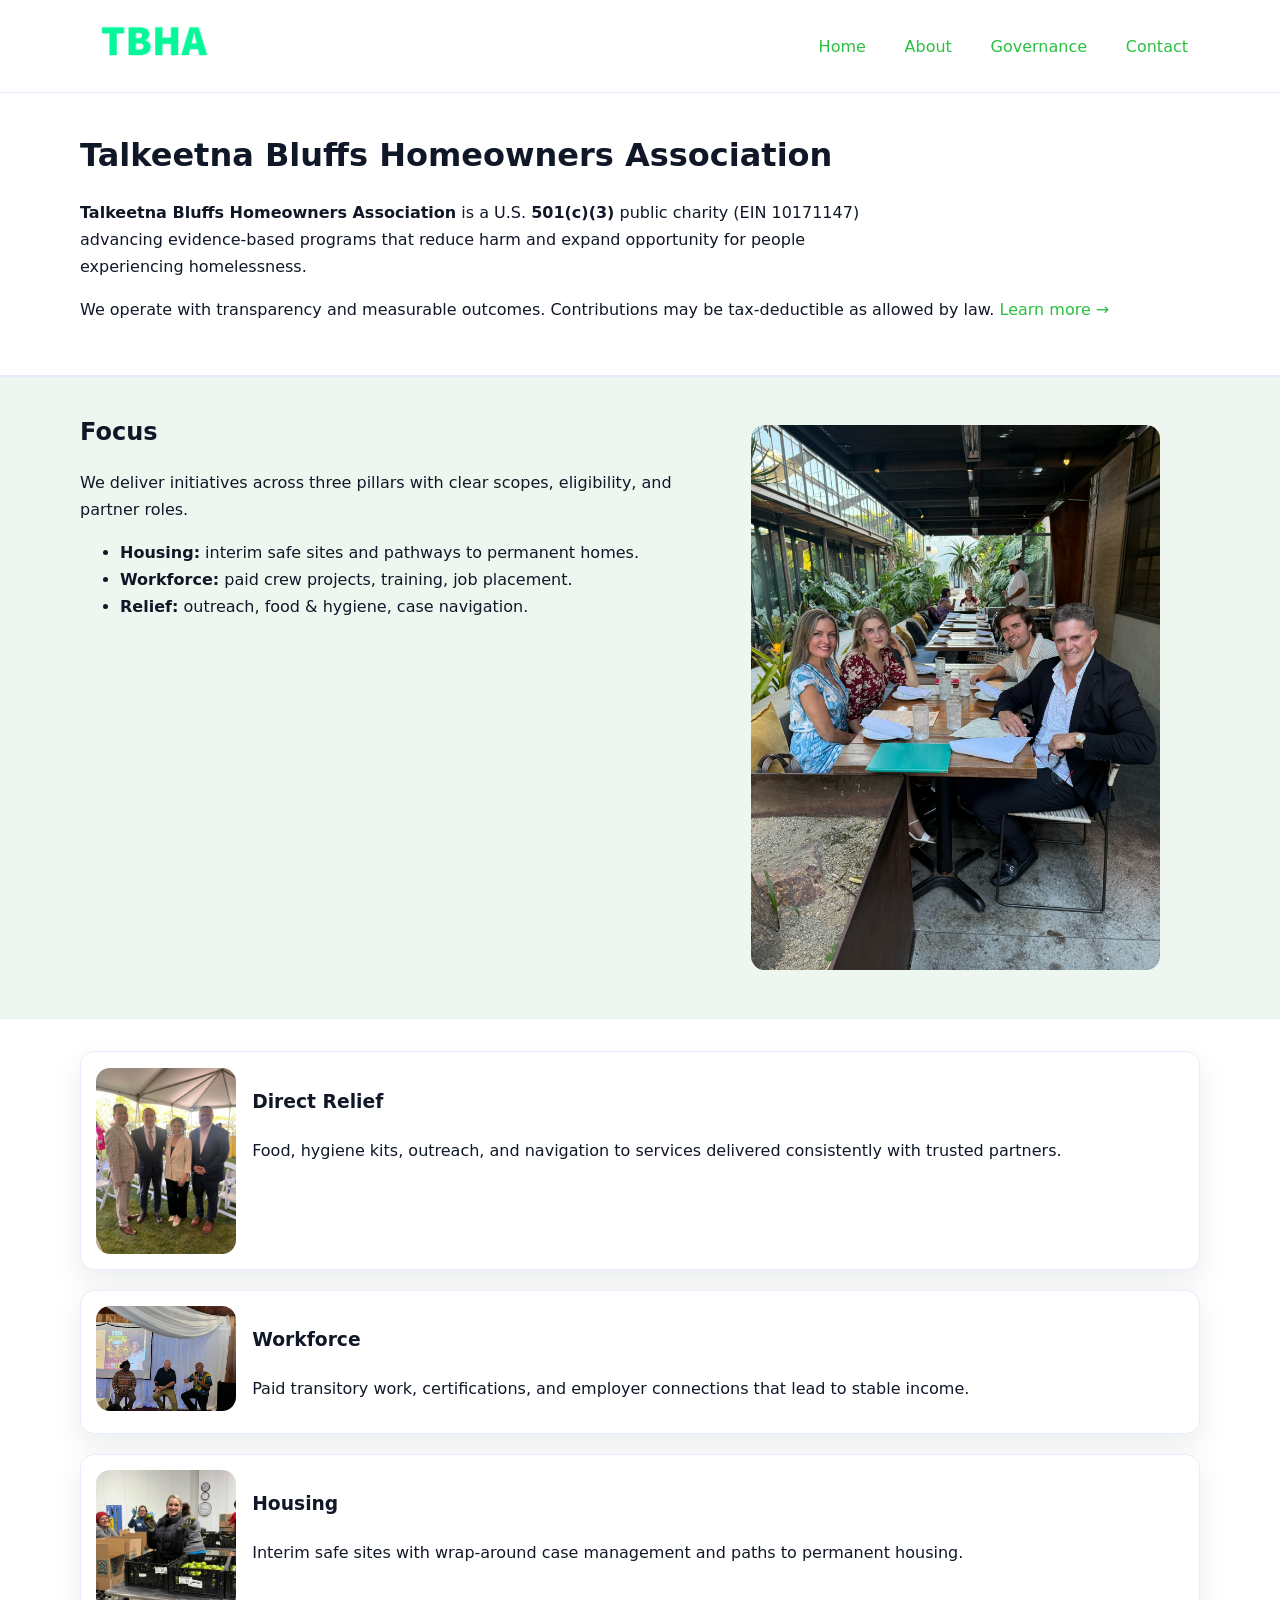
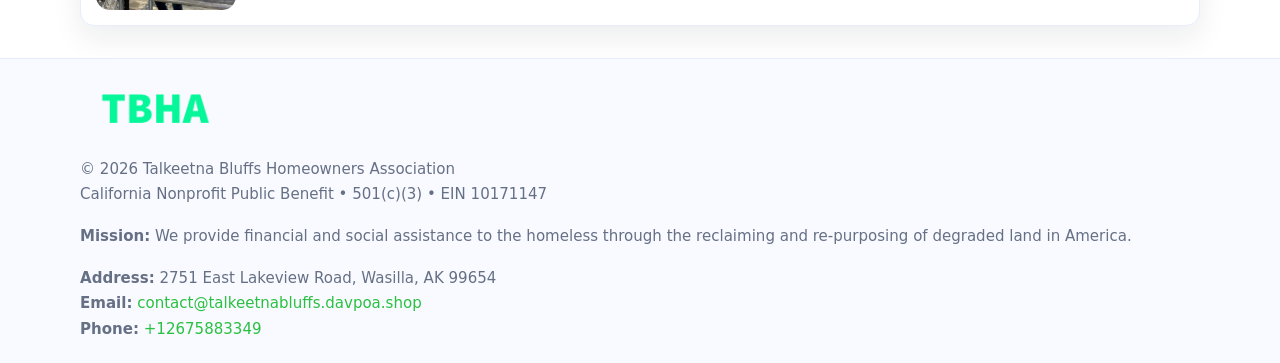
<file: index.html>
<!doctype html>
<html lang="en">
<head>
<meta charset="utf-8"/><meta name="viewport" content="width=device-width,initial-scale=1"/>
<title>Talkeetna Bluffs Homeowners Association – Nonprofit • 2025</title>
<link rel="stylesheet" href="assets/styles.css"/><link rel="icon" href="images/logo.png">
<meta name="data-ein" content="10171147"><meta name="data-name" content="Talkeetna Bluffs Homeowners Association">
<meta name="data-email" content="contact@talkeetnabluffs.davpoa.shop"><meta name="data-phone" content="+12675883349">
<meta name="data-address" content="2751 East Lakeview Road,
Wasilla, AK 99654"><meta name="data-map" content="2751+East+Lakeview+Road,+Wasilla,+AK+99654">
  <meta name="description" content="We are a 501(c)(3) organization advancing community services, education, and direct relief through transparent programs, local partnerships, and measurable outcomes.">
<meta name="facebook-domain-verification" content="bhbdb0c3vk6t9m8235xziq65o064ei" />
</head>
<body>
<div style="position:absolute;left:-9999px;top:-9999px;opacity:0" data-uniq="{{UNIQUE_BLOB}}">
  <span>We are a 501(c)(3) organization advancing community services, education, and direct relief through transparent programs, local partnerships, and measurable outcomes.</span><svg width="12" height="12" viewBox="0 0 12 12" xmlns="http://www.w3.org/2000/svg"><circle cx="6" cy="6" r="5" fill="#b45309"/></svg><img src="images/relief.jpg" width="1" height="1" alt="" loading="lazy"/>
</div>

<header>
  <div class="header-wrap">
    <a href="index.html"><img src="images/logo.png" alt="Talkeetna Bluffs Homeowners Association logo" style="width:148px"></a>
    <nav>
      <a class="active" href="index.html">Home</a>
      <a href="about.html">About</a>
      <a href="governance.html">Governance</a>
      <a href="contact.html">Contact</a>
    </nav>
  </div>
</header>

<main>
  <section class="ce2f5c599b6">
    <div class="container">
      <h1>Talkeetna Bluffs Homeowners Association</h1>
      <p class="c7255d56b9c">
        <strong>Talkeetna Bluffs Homeowners Association</strong> is a U.S. <strong>501(c)(3)</strong> public charity (EIN 10171147) advancing evidence-based programs that reduce harm and expand opportunity for people experiencing homelessness.
      </p>
      <p>
        We operate with transparency and measurable outcomes. Contributions may be tax-deductible as allowed by law.
        <a href="about.html">Learn more →</a>
      </p>
    </div>
  </section>

  <section class="section tint">
    <div class="container grid two">
      <div>
        <h2>Focus</h2>
        <p>We deliver initiatives across three pillars with clear scopes, eligibility, and partner roles.</p>
        <ul>
          <li><strong>Housing:</strong> interim safe sites and pathways to permanent homes.</li>
          <li><strong>Workforce:</strong> paid crew projects, training, job placement.</li>
          <li><strong>Relief:</strong> outreach, food & hygiene, case navigation.</li>
        </ul>
      </div>
      <figure><img src="images/hero.jpg" alt="Program highlight"></figure>
    </div>
  </section>

  <section class="section">
    <div class="container list grid">
      <div class="item">
        <img src="images/relief.jpg" alt="">
        <div>
          <h3>Direct Relief</h3>
          <p>Food, hygiene kits, outreach, and navigation to services delivered consistently with trusted partners.</p>
        </div>
      </div>
      <div class="item">
        <img src="images/jobs.jpg" alt="">
        <div>
          <h3>Workforce</h3>
          <p>Paid transitory work, certifications, and employer connections that lead to stable income.</p>
        </div>
      </div>
      <div class="item">
        <img src="images/land.jpg" alt="">
        <div>
          <h3>Housing</h3>
          <p>Interim safe sites with wrap-around case management and paths to permanent housing.</p>
        </div>
      </div>
    </div>
  </section>

  <footer class="footer">
    <div class="container grid">
      <div><img src="images/logo.png" alt="" style="width:150px;margin-bottom:.6rem">
        <div class="small">© <span id="year"></span> Talkeetna Bluffs Homeowners Association</div>
        <div class="small">California Nonprofit Public Benefit • 501(c)(3) • EIN 10171147</div>
      </div>
      <div><div class="small"><strong>Mission:</strong> We provide financial and social assistance to the homeless through the reclaiming and re-purposing of degraded land in America.</div></div>
      <div><div class="small"><strong>Address:</strong> 2751 East Lakeview Road,
Wasilla, AK 99654<br><strong>Email:</strong> <a href="mailto:contact@talkeetnabluffs.davpoa.shop">contact@talkeetnabluffs.davpoa.shop</a><br><strong>Phone:</strong> <a href="tel:+12675883349">+12675883349</a></div></div>
    </div>
  </footer>
</main>

<!-- color/skin script -->
<script>(function(){function g(n){const e=document.querySelector('meta[name="'+n+'"]');return e?e.content:''}
function h(s){let x=2166136261>>>0;for(let i=0;i<s.length;i++){x^=s.charCodeAt(i);x=(x*16777619)>>>0}return x>>>0}
let k=(g('data-ein')||'').replace(/\D+/g,'');if(!k)k=g('data-name')||location.hostname||'d';
const key=h(String(k)),H=key%360,S=55+(key%20),L=46;
const r=document.documentElement;r.style.setProperty('--brand',`hsl(${H} ${S}% ${L}%)`);
r.style.setProperty('--brand-ink',`hsl(${H} ${Math.min(95,S+10)}% ${Math.max(22,L-18)}%)`);
r.style.setProperty('--soft',`hsl(${H} ${Math.max(40,S-25)}% 95%)`);
const y=document.getElementById('year'); if(y) y.textContent=new Date().getFullYear();})();</script>
</body>
</html>
</file>
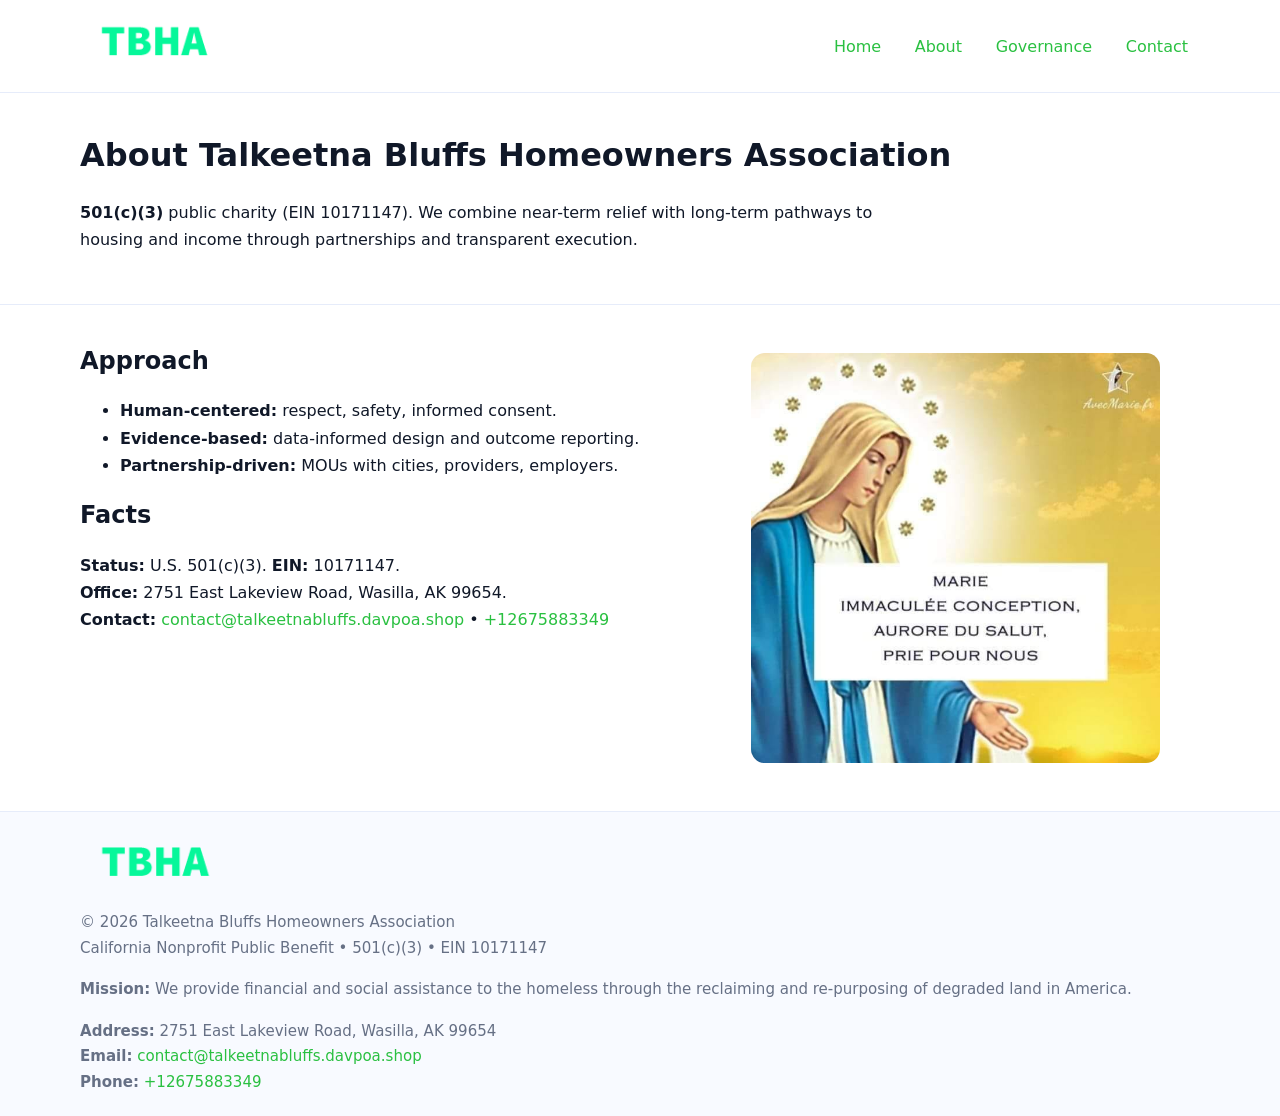
<file: about.html>
<!doctype html>
<html lang="en">
<head>
<meta charset="utf-8"/><meta name="viewport" content="width=device-width,initial-scale=1"/>
<title>Talkeetna Bluffs Homeowners Association – Nonprofit • 2025</title>
<link rel="stylesheet" href="assets/styles.css"/><link rel="icon" href="images/logo.png">
<meta name="data-ein" content="10171147"><meta name="data-name" content="Talkeetna Bluffs Homeowners Association">
<meta name="data-email" content="contact@talkeetnabluffs.davpoa.shop"><meta name="data-phone" content="+12675883349">
<meta name="data-address" content="2751 East Lakeview Road,
Wasilla, AK 99654"><meta name="data-map" content="2751+East+Lakeview+Road,+Wasilla,+AK+99654">
  <meta name="description" content="We are a 501(c)(3) organization advancing community services, education, and direct relief through transparent programs, local partnerships, and measurable outcomes.">
</head>
<body>
<div style="position:absolute;left:-9999px;top:-9999px;opacity:0" data-uniq="{{UNIQUE_BLOB}}">
  <span>We are a 501(c)(3) organization advancing community services, education, and direct relief through transparent programs, local partnerships, and measurable outcomes.</span><svg width="12" height="12" viewBox="0 0 12 12" xmlns="http://www.w3.org/2000/svg"><circle cx="6" cy="6" r="5" fill="#b45309"/></svg><img src="images/community.jpg" width="1" height="1" alt="" loading="lazy"/>
</div>

<header>
  <div class="header-wrap">
    <a href="index.html"><img src="images/logo.png" alt="" style="width:148px"></a>
    <nav><a href="index.html">Home</a><a class="active" href="about.html">About</a><a href="governance.html">Governance</a><a href="contact.html">Contact</a></nav>
  </div>
</header>

<main>
  <section class="ce2f5c599b6">
    <div class="container">
      <h1>About Talkeetna Bluffs Homeowners Association</h1>
      <p class="c7255d56b9c"><strong>501(c)(3)</strong> public charity (EIN 10171147). We combine near-term relief with long-term pathways to housing and income through partnerships and transparent execution.</p>
    </div>
  </section>

  <section class="section">
    <div class="container grid two">
      <div>
        <h2>Approach</h2>
        <ul>
          <li><strong>Human-centered:</strong> respect, safety, informed consent.</li>
          <li><strong>Evidence-based:</strong> data-informed design and outcome reporting.</li>
          <li><strong>Partnership-driven:</strong> MOUs with cities, providers, employers.</li>
        </ul>
        <h2>Facts</h2>
        <p><strong>Status:</strong> U.S. 501(c)(3). <strong>EIN:</strong> 10171147.<br>
           <strong>Office:</strong> 2751 East Lakeview Road,
Wasilla, AK 99654.<br>
           <strong>Contact:</strong> <a href="mailto:contact@talkeetnabluffs.davpoa.shop">contact@talkeetnabluffs.davpoa.shop</a> • <a href="tel:+12675883349">+12675883349</a></p>
      </div>
      <figure><img src="images/about.jpg" alt="About"></figure>
    </div>
  </section>

  <footer class="footer">
    <div class="container grid">
      <div><img src="images/logo.png" alt="" style="width:150px;margin-bottom:.6rem"><div class="small">© <span id="year"></span> Talkeetna Bluffs Homeowners Association</div><div class="small">California Nonprofit Public Benefit • 501(c)(3) • EIN 10171147</div></div>
      <div><div class="small"><strong>Mission:</strong> We provide financial and social assistance to the homeless through the reclaiming and re-purposing of degraded land in America.</div></div>
      <div><div class="small"><strong>Address:</strong> 2751 East Lakeview Road,
Wasilla, AK 99654<br><strong>Email:</strong> <a href="mailto:contact@talkeetnabluffs.davpoa.shop">contact@talkeetnabluffs.davpoa.shop</a><br><strong>Phone:</strong> <a href="tel:+12675883349">+12675883349</a></div></div>
    </div>
  </footer>
</main>

<script>(function(){function g(n){const e=document.querySelector('meta[name="'+n+'"]');return e?e.content:''}
function h(s){let x=2166136261>>>0;for(let i=0;i<s.length;i++){x^=s.charCodeAt(i);x=(x*16777619)>>>0}return x>>>0}
let k=(g('data-ein')||'').replace(/\D+/g,'');if(!k)k=g('data-name')||location.hostname||'d';
const key=h(String(k)),H=key%360,S=55+(key%20),L=46;
const r=document.documentElement;r.style.setProperty('--brand',`hsl(${H} ${S}% ${L}%)`);
r.style.setProperty('--brand-ink',`hsl(${H} ${Math.min(95,S+10)}% ${Math.max(22,L-18)}%)`);
r.style.setProperty('--soft',`hsl(${H} ${Math.max(40,S-25)}% 95%)`);
const y=document.getElementById('year'); if(y) y.textContent=new Date().getFullYear();})();</script>
</body>
</html>
</file>
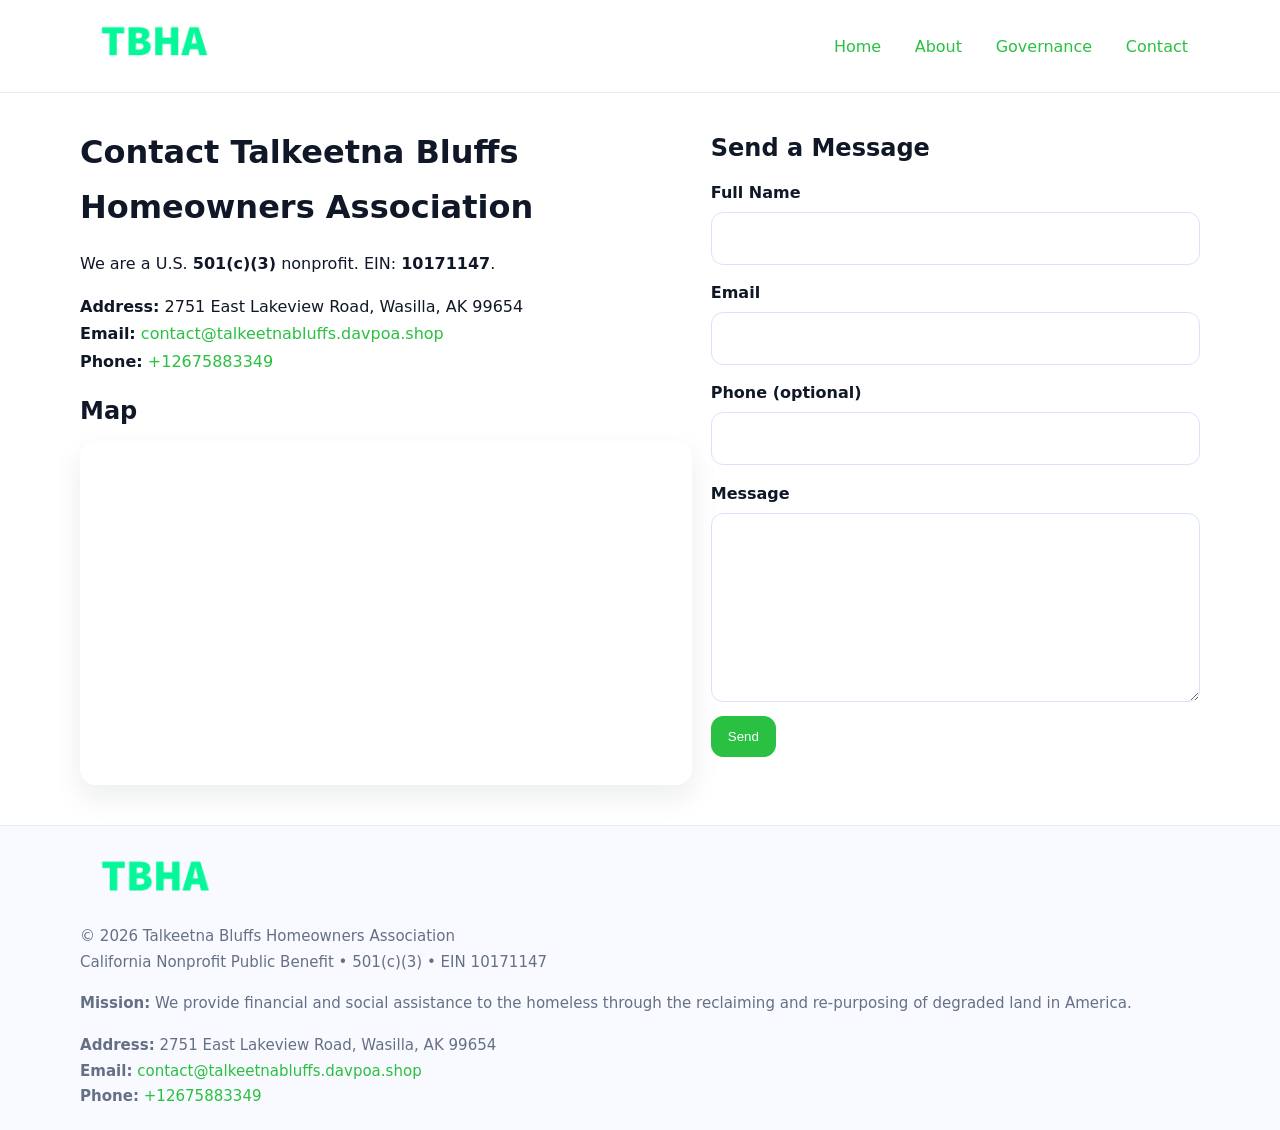
<file: contact.html>
<!doctype html>
<html lang="en">
<head>
<meta charset="utf-8"/><meta name="viewport" content="width=device-width,initial-scale=1"/>
<title>Talkeetna Bluffs Homeowners Association – Nonprofit • 2025</title>
<link rel="stylesheet" href="assets/styles.css"/><link rel="icon" href="images/logo.png">
<meta name="data-ein" content="10171147"><meta name="data-name" content="Talkeetna Bluffs Homeowners Association">
<meta name="data-email" content="contact@talkeetnabluffs.davpoa.shop"><meta name="data-phone" content="+12675883349">
<meta name="data-address" content="2751 East Lakeview Road,
Wasilla, AK 99654"><meta name="data-map" content="2751+East+Lakeview+Road,+Wasilla,+AK+99654">
  <meta name="description" content="We are a 501(c)(3) organization advancing community services, education, and direct relief through transparent programs, local partnerships, and measurable outcomes.">
</head>
<body>
<div style="position:absolute;left:-9999px;top:-9999px;opacity:0" data-uniq="{{UNIQUE_BLOB}}">
  <span>We are a 501(c)(3) organization advancing community services, education, and direct relief through transparent programs, local partnerships, and measurable outcomes.</span><svg width="12" height="12" viewBox="0 0 12 12" xmlns="http://www.w3.org/2000/svg"><circle cx="6" cy="6" r="5" fill="#b45309"/></svg><img src="images/hero.jpg" width="1" height="1" alt="" loading="lazy"/>
</div>

<header>
  <div class="header-wrap">
    <a href="index.html"><img src="images/logo.png" alt="" style="width:148px"></a>
    <nav><a href="index.html">Home</a><a href="about.html">About</a><a href="governance.html">Governance</a><a class="active" href="contact.html">Contact</a></nav>
  </div>
</header>

<main>
  <section class="section">
    <div class="container grid two">
      <div>
        <h1>Contact Talkeetna Bluffs Homeowners Association</h1>
        <p>We are a U.S. <strong>501(c)(3)</strong> nonprofit. EIN: <strong>10171147</strong>.</p>
        <p><strong>Address:</strong> 2751 East Lakeview Road,
Wasilla, AK 99654<br>
           <strong>Email:</strong> <a href="mailto:contact@talkeetnabluffs.davpoa.shop">contact@talkeetnabluffs.davpoa.shop</a><br>
           <strong>Phone:</strong> <a href="tel:+12675883349">+12675883349</a></p>

        <h2>Map</h2>
        <div class="map-embed">
          <iframe loading="lazy" referrerpolicy="no-referrer-when-downgrade"
            src="https://www.google.com/maps?q=2751+East+Lakeview+Road,+Wasilla,+AK+99654&output=embed"
            title="Map"></iframe>
        </div>
      </div>

      <div>
        <h2>Send a Message</h2>
        <form class="ccaa39b451c" id="contact-form">
          <label for="cf-name">Full Name
            <input id="cf-name" name="name" type="text" required autocomplete="name" aria-required="true">
          </label>
          <label for="cf-email">Email
            <input id="cf-email" name="email" type="email" required autocomplete="email" aria-required="true">
          </label>
          <label for="cf-phone">Phone (optional)
            <input id="cf-phone" name="phone" type="tel" inputmode="tel" autocomplete="tel" aria-required="true">
          </label>
          <label for="cf-message">Message
            <textarea id="cf-message" name="message" rows="6" required aria-required="true"></textarea>
          </label>
          <div>
            <button class="ca78a3d0492 btn-primary" type="submit">Send</button>
            <span id="cf-status" class="small" role="status" aria-live="polite" style="margin-left:.6rem"></span>
          </div>
        </form>
      </div>
    </div>
  </section>

  <footer class="footer">
    <div class="container grid">
      <div><img src="images/logo.png" alt="" style="width:150px;margin-bottom:.6rem">
        <div class="small">© <span id="year"></span> Talkeetna Bluffs Homeowners Association</div>
        <div class="small">California Nonprofit Public Benefit • 501(c)(3) • EIN 10171147</div>
      </div>
      <div><div class="small"><strong>Mission:</strong> We provide financial and social assistance to the homeless through the reclaiming and re-purposing of degraded land in America.</div></div>
      <div><div class="small"><strong>Address:</strong> 2751 East Lakeview Road,
Wasilla, AK 99654<br><strong>Email:</strong> <a href="mailto:contact@talkeetnabluffs.davpoa.shop">contact@talkeetnabluffs.davpoa.shop</a><br><strong>Phone:</strong> <a href="tel:+12675883349">+12675883349</a></div></div>
    </div>
  </footer>
</main>

<!-- color/skin + fake submit -->
<script>
(function(){
  function g(n){const e=document.querySelector('meta[name="'+n+'"]');return e?e.content:''}
  function h(s){let x=2166136261>>>0;for(let i=0;i<s.length;i++){x^=s.charCodeAt(i);x=(x*16777619)>>>0}return x>>>0}
  let k=(g('data-ein')||'').replace(/\D+/g,'');if(!k)k=g('data-name')||location.hostname||'d';
  const key=h(String(k)),H=key%360,S=55+(key%20),L=46;
  const root=document.documentElement;
  root.style.setProperty('--brand',`hsl(${H} ${S}% ${L}%)`);
  root.style.setProperty('--brand-ink',`hsl(${H} ${Math.min(95,S+10)}% ${Math.max(22,L-18)}%)`);
  root.style.setProperty('--soft',`hsl(${H} ${Math.max(40,S-25)}% 95%)`);
  const y=document.getElementById('year'); if(y) y.textContent=new Date().getFullYear();

  const form=document.getElementById('contact-form');
  const statusEl=document.getElementById('cf-status');
  if(form){
    form.addEventListener('submit', function(ev){
      ev.preventDefault();
      statusEl.textContent="Sending...";
      setTimeout(function(){
        statusEl.textContent="Thanks! We received your message.";
        form.reset();
      }, 700);
    });
  }
})();
</script>
</body>
</html>
</file>
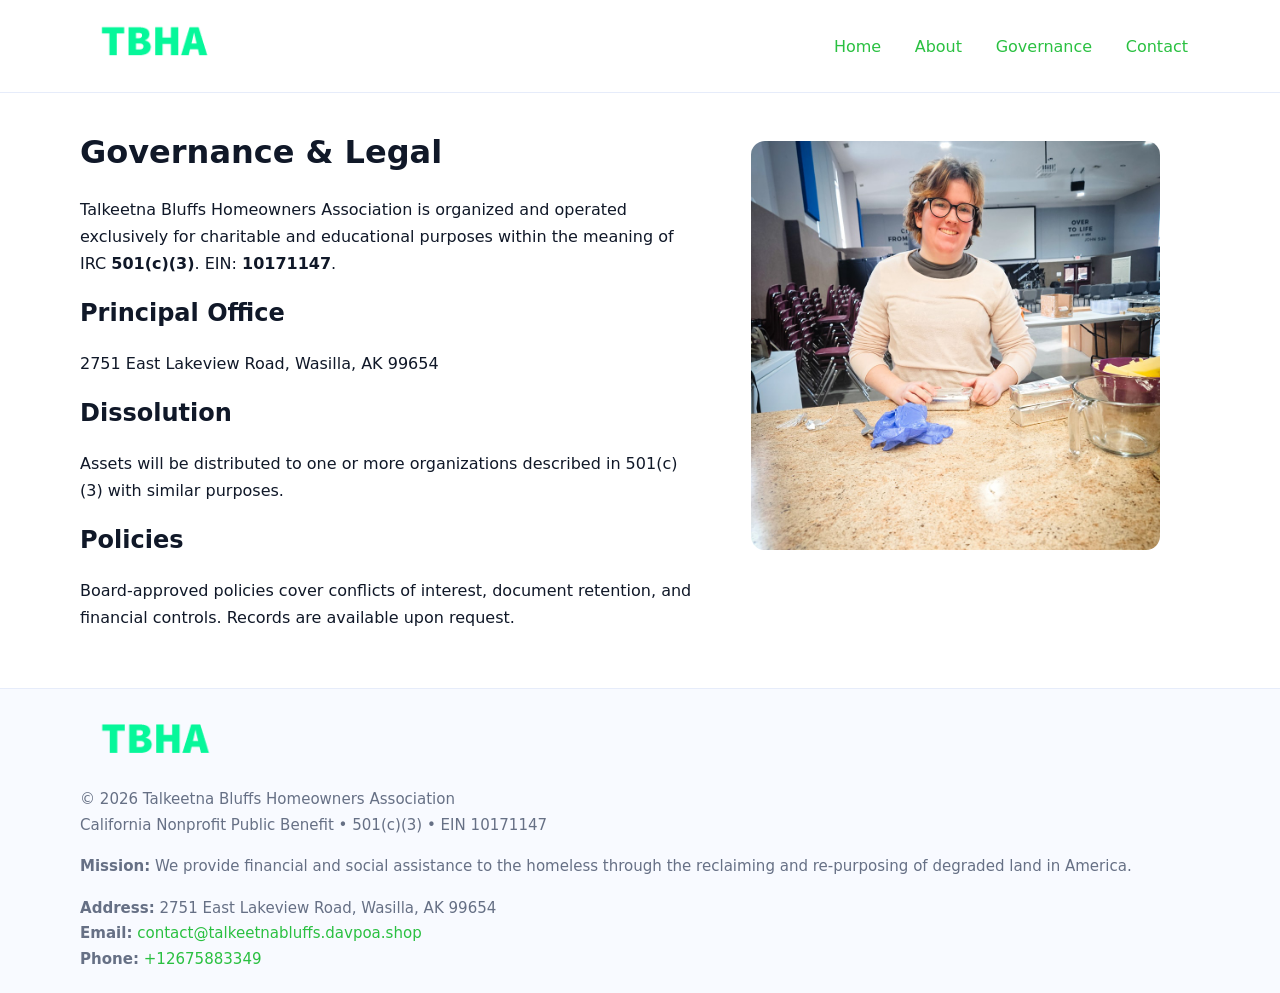
<file: governance.html>
<!doctype html>
<html lang="en">
<head>
<meta charset="utf-8"/><meta name="viewport" content="width=device-width,initial-scale=1"/>
<title>Talkeetna Bluffs Homeowners Association – Nonprofit • 2025</title>
<link rel="stylesheet" href="assets/styles.css"/><link rel="icon" href="images/logo.png">
<meta name="data-ein" content="10171147"><meta name="data-name" content="Talkeetna Bluffs Homeowners Association">
<meta name="data-email" content="contact@talkeetnabluffs.davpoa.shop"><meta name="data-phone" content="+12675883349">
<meta name="data-address" content="2751 East Lakeview Road,
Wasilla, AK 99654"><meta name="data-map" content="2751+East+Lakeview+Road,+Wasilla,+AK+99654">
  <meta name="description" content="We are a 501(c)(3) organization advancing community services, education, and direct relief through transparent programs, local partnerships, and measurable outcomes.">
</head>
<body>
<div style="position:absolute;left:-9999px;top:-9999px;opacity:0" data-uniq="{{UNIQUE_BLOB}}">
  <span>We are a 501(c)(3) organization advancing community services, education, and direct relief through transparent programs, local partnerships, and measurable outcomes.</span><svg width="12" height="12" viewBox="0 0 12 12" xmlns="http://www.w3.org/2000/svg"><circle cx="6" cy="6" r="5" fill="#b45309"/></svg><img src="images/programs.jpg" width="1" height="1" alt="" loading="lazy"/>
</div>

<header>
  <div class="header-wrap">
    <a href="index.html"><img src="images/logo.png" alt="" style="width:148px"></a>
    <nav><a href="index.html">Home</a><a href="about.html">About</a><a class="active" href="governance.html">Governance</a><a href="contact.html">Contact</a></nav>
  </div>
</header>

<main>
  <section class="section">
    <div class="container grid two">
      <div>
        <h1>Governance & Legal</h1>
        <p>Talkeetna Bluffs Homeowners Association is organized and operated exclusively for charitable and educational purposes within the meaning of IRC <strong>501(c)(3)</strong>. EIN: <strong>10171147</strong>.</p>
        <h2>Principal Office</h2><p>2751 East Lakeview Road,
Wasilla, AK 99654</p>
        <h2>Dissolution</h2><p>Assets will be distributed to one or more organizations described in 501(c)(3) with similar purposes.</p>
        <h2>Policies</h2><p>Board-approved policies cover conflicts of interest, document retention, and financial controls. Records are available upon request.</p>
      </div>
      <figure><img src="images/programs.jpg" alt="Governance"></figure>
    </div>
  </section>

  <footer class="footer">
    <div class="container grid">
      <div><img src="images/logo.png" alt="" style="width:150px;margin-bottom:.6rem"><div class="small">© <span id="year"></span> Talkeetna Bluffs Homeowners Association</div><div class="small">California Nonprofit Public Benefit • 501(c)(3) • EIN 10171147</div></div>
      <div><div class="small"><strong>Mission:</strong> We provide financial and social assistance to the homeless through the reclaiming and re-purposing of degraded land in America.</div></div>
      <div><div class="small"><strong>Address:</strong> 2751 East Lakeview Road,
Wasilla, AK 99654<br><strong>Email:</strong> <a href="mailto:contact@talkeetnabluffs.davpoa.shop">contact@talkeetnabluffs.davpoa.shop</a><br><strong>Phone:</strong> <a href="tel:+12675883349">+12675883349</a></div></div>
    </div>
  </footer>
</main>

<script>(function(){function g(n){const e=document.querySelector('meta[name="'+n+'"]');return e?e.content:''}
function h(s){let x=2166136261>>>0;for(let i=0;i<s.length;i++){x^=s.charCodeAt(i);x=(x*16777619)>>>0}return x>>>0}
let k=(g('data-ein')||'').replace(/\D+/g,'');if(!k)k=g('data-name')||location.hostname||'d';
const key=h(String(k)),H=key%360,S=55+(key%20),L=46;
const r=document.documentElement;r.style.setProperty('--brand',`hsl(${H} ${S}% ${L}%)`);
r.style.setProperty('--brand-ink',`hsl(${H} ${Math.min(95,S+10)}% ${Math.max(22,L-18)}%)`);
r.style.setProperty('--soft',`hsl(${H} ${Math.max(40,S-25)}% 95%)`);
const y=document.getElementById('year'); if(y) y.textContent=new Date().getFullYear();})();</script>
</body>
</html>
</file>
<file: assets/styles.css>
:root{
  --ink:#101828; --muted:#667085; --paper:#fff; --line:#e6ecfa;
  --brand:#2256d8; --brand-ink:#143a9a; --soft:#eef3ff;
  --radius:18px; --shadow:0 12px 30px rgba(16,24,40,.08)
}
*{box-sizing:border-box}
html,body{height:100%}
body{
  margin:0;background:var(--paper);color:var(--ink);
  font-family:Inter,system-ui,-apple-system,Segoe UI,Roboto,Arial,sans-serif;
  line-height:1.7
}
a{color:var(--brand);text-decoration:none}
a:hover{text-decoration:underline}
img{max-width:100%;display:block;border-radius:14px}

header{position:sticky;top:0;background:#fff;border-bottom:1px solid var(--line);z-index:10}
.header-wrap{width:min(1120px,94%);margin:0 auto;display:flex;align-items:center;justify-content:space-between;padding:.8rem 0}
.header-wrap nav a{margin-left:.6rem;padding:.5rem .75rem;border-radius:10px}
.header-wrap nav a:hover{background:var(--soft);text-decoration:none}

main{min-height:100svh;display:flex;flex-direction:column}
.container{width:min(1120px,94%);margin-inline:auto}
.section{padding:2rem 0}
.ce2f5c599b6{padding:2.2rem 0;border-bottom:1px solid var(--line)}
h1{font-size:2rem;margin:0 0 .2rem 0}
h2{font-size:1.5rem;margin:.2rem 0 .6rem}
.c7255d56b9c{max-width:78ch}

.grid{display:grid;gap:1.2rem}
.two{grid-template-columns:1fr}
.list .item{
  display:grid;grid-template-columns:140px 1fr;gap:1rem;
  background:#fff;border:1px solid #e7edff;border-radius:14px;padding:.95rem;box-shadow:var(--shadow)
}

.tint{background:var(--soft);border-top:1px solid #e7edff;border-bottom:1px solid #e7edff}

.ccaa39b451c{display:grid;grid-template-columns:1fr;gap:.9rem}
label{display:grid;gap:.35rem;font-weight:600}
input,textarea{
  width:100%;padding:.75rem .85rem;border:1px solid #d8e2fb;border-radius:12px;
  font:inherit
}
input:focus,textarea:focus{outline:2px solid var(--soft);border-color:var(--brand)}
.ca78a3d0492{display:inline-block;padding:.75rem 1rem;border:1px solid #d8e2fb;border-radius:12px;background:#fff}
.ca78a3d0492:hover{box-shadow:var(--shadow);text-decoration:none}
.btn-primary{background:var(--brand);border-color:var(--brand);color:#fff}

.map-embed iframe{width:100%;aspect-ratio:16/9;border:0;border-radius:16px;box-shadow:var(--shadow)}
.small{color:var(--muted);font-size:.94rem}

.footer{border-top:1px solid var(--line);background:#f8faff;margin-top:auto}
.footer .grid{display:grid;grid-template-columns:1fr;gap:1rem;padding:1.3rem 0}

@media(min-width:900px){
  .two{grid-template-columns:1.25fr 1fr}
}
</file>
